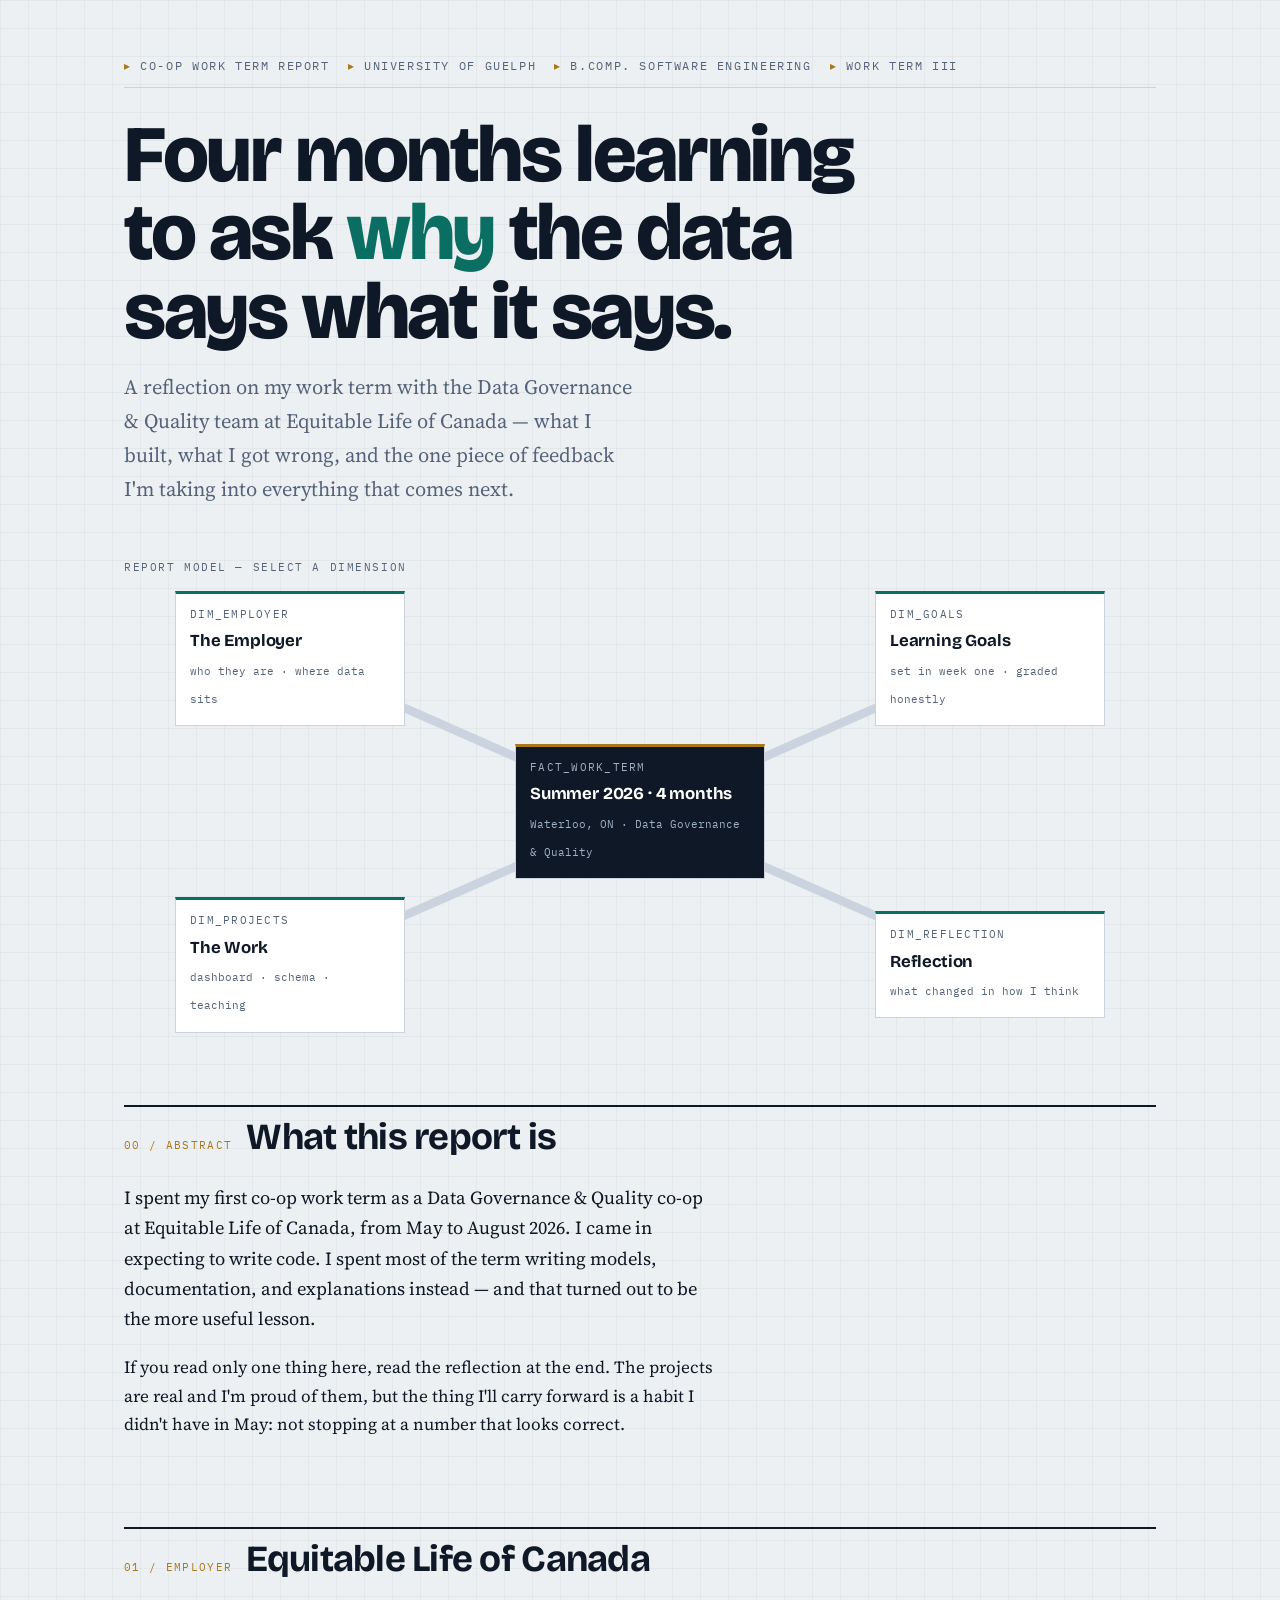
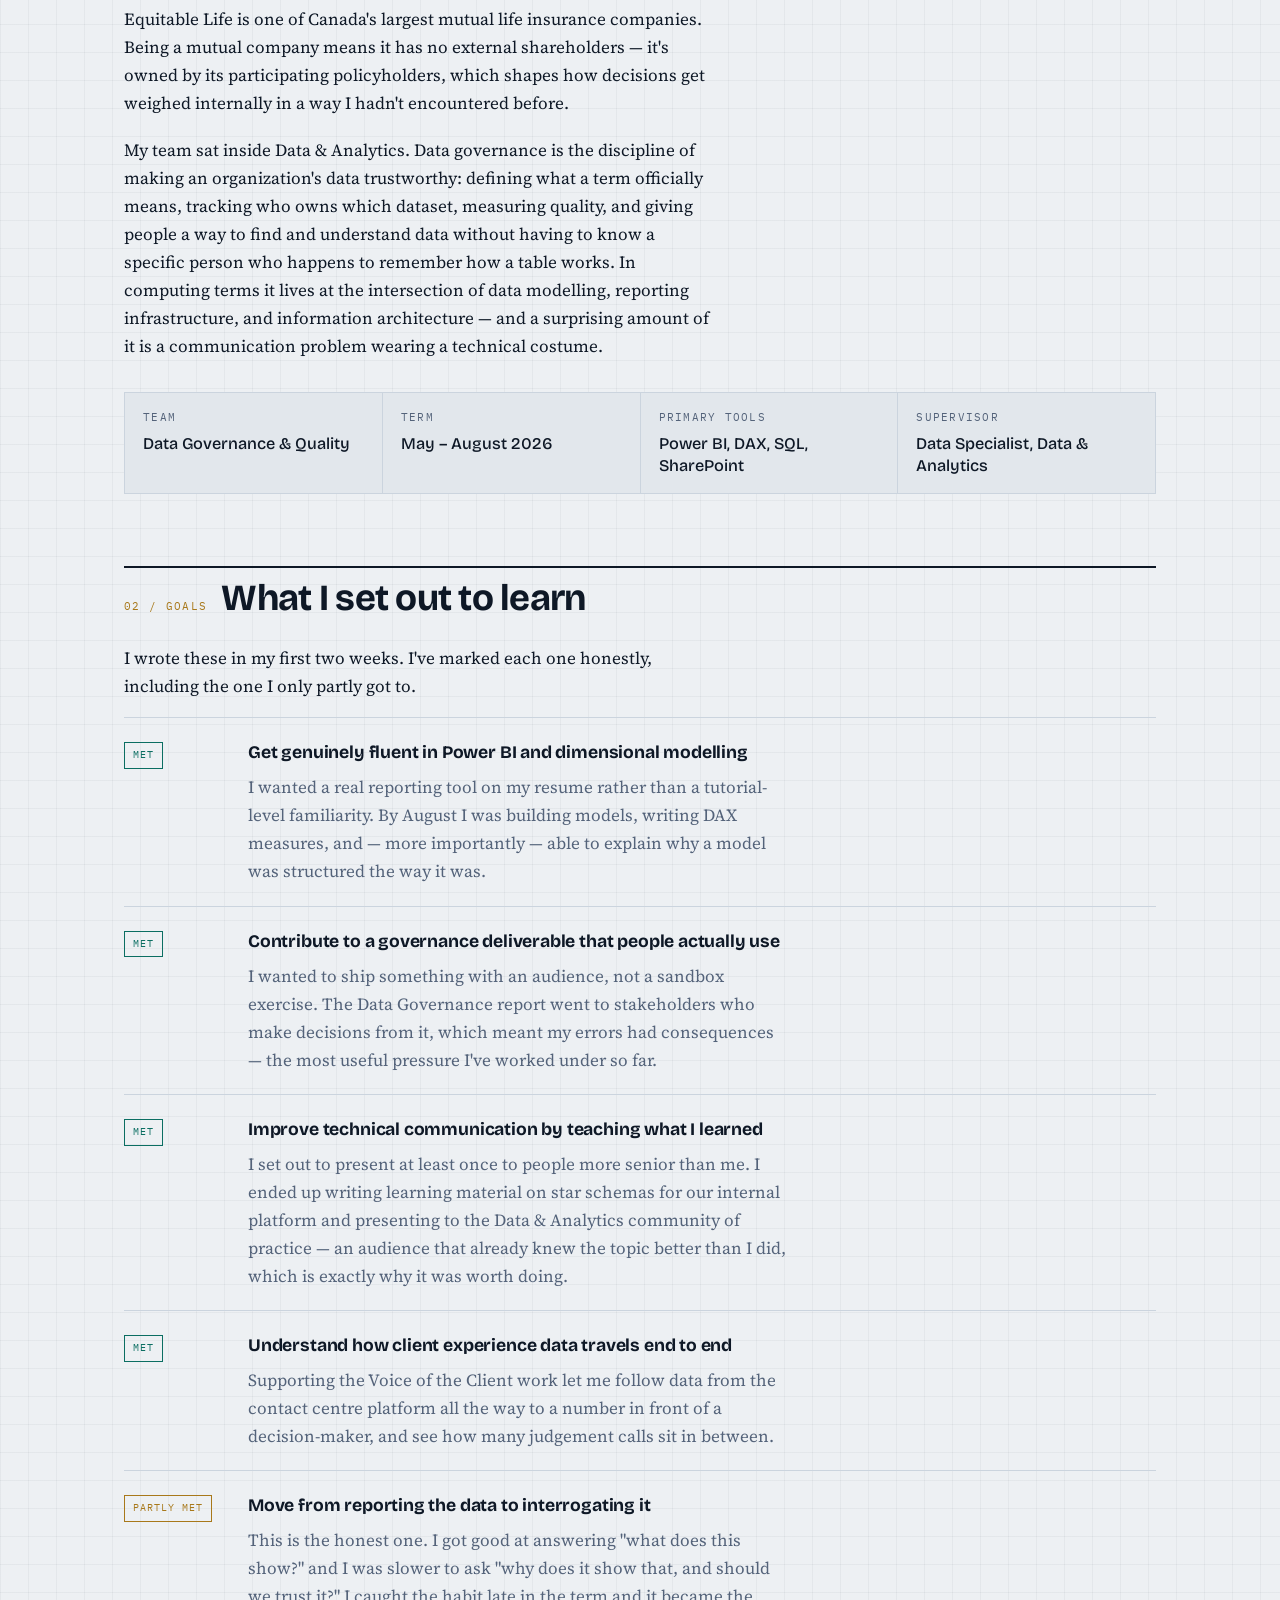
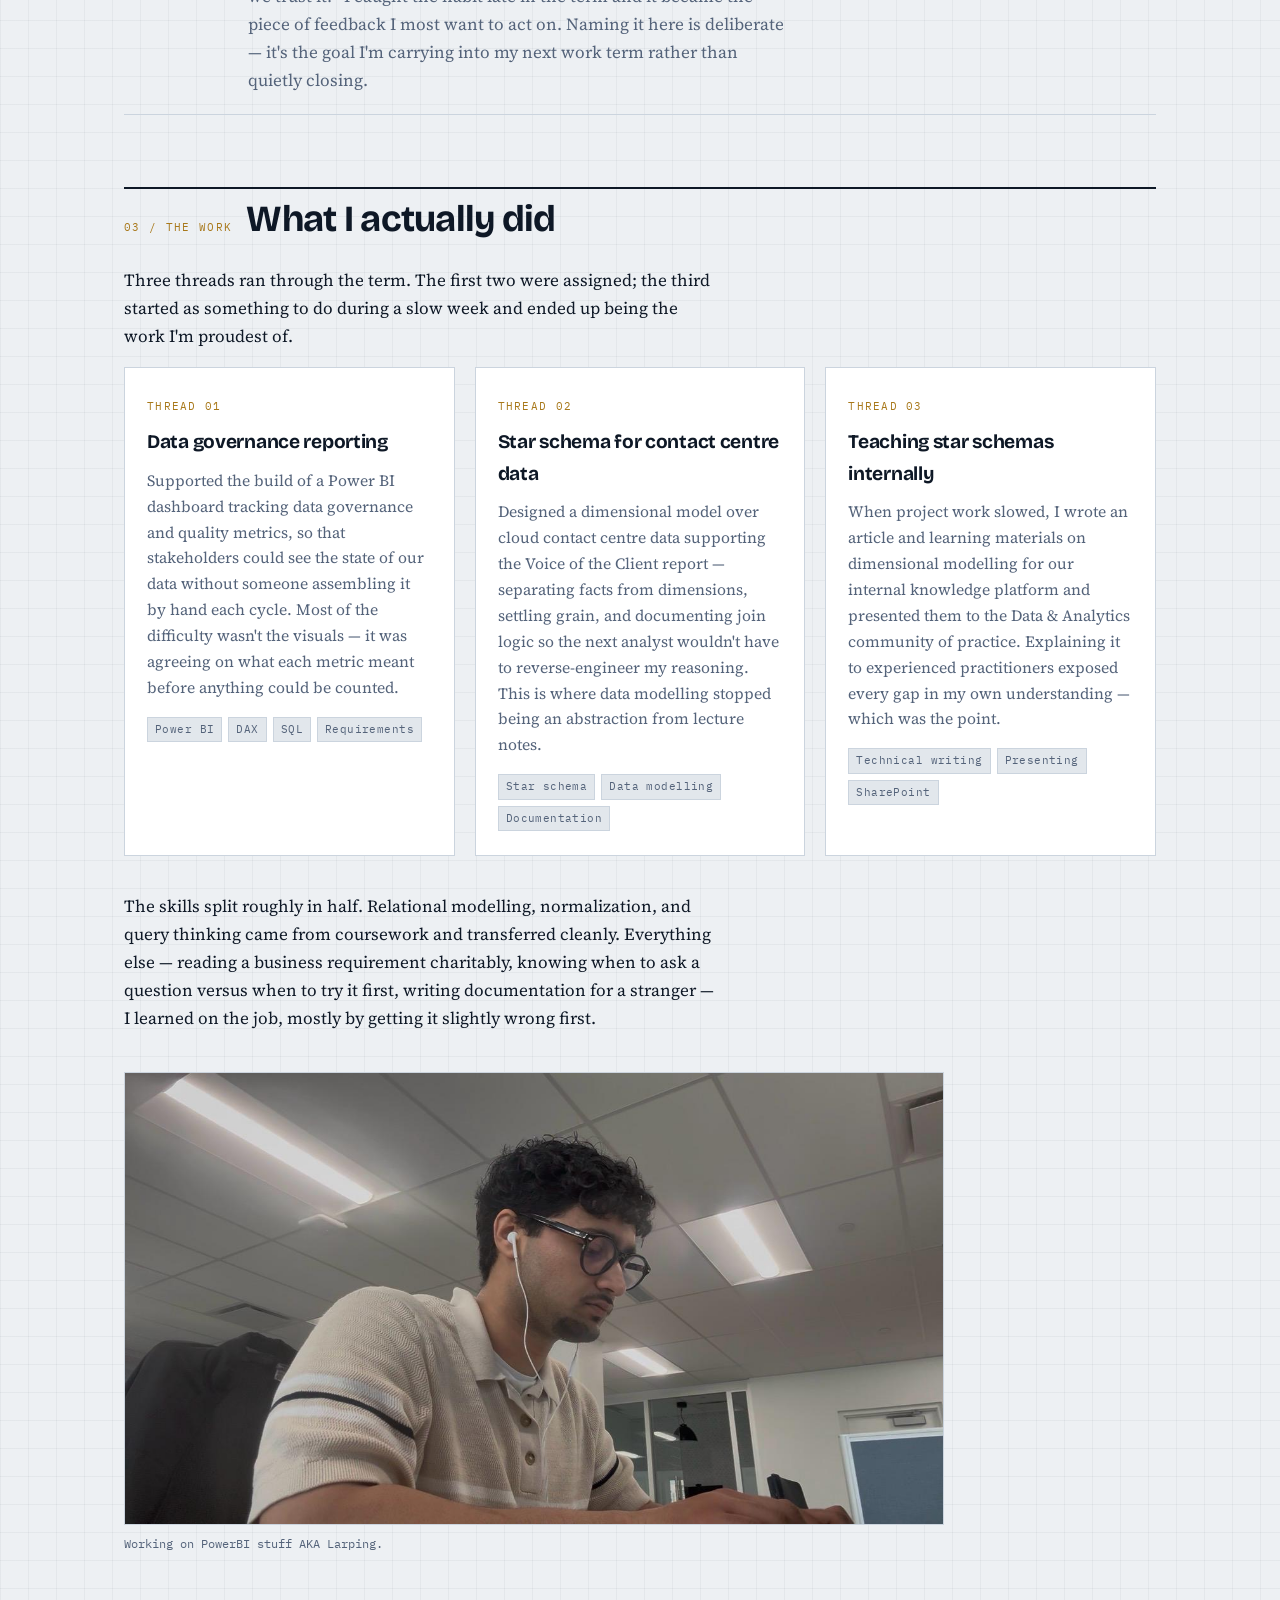
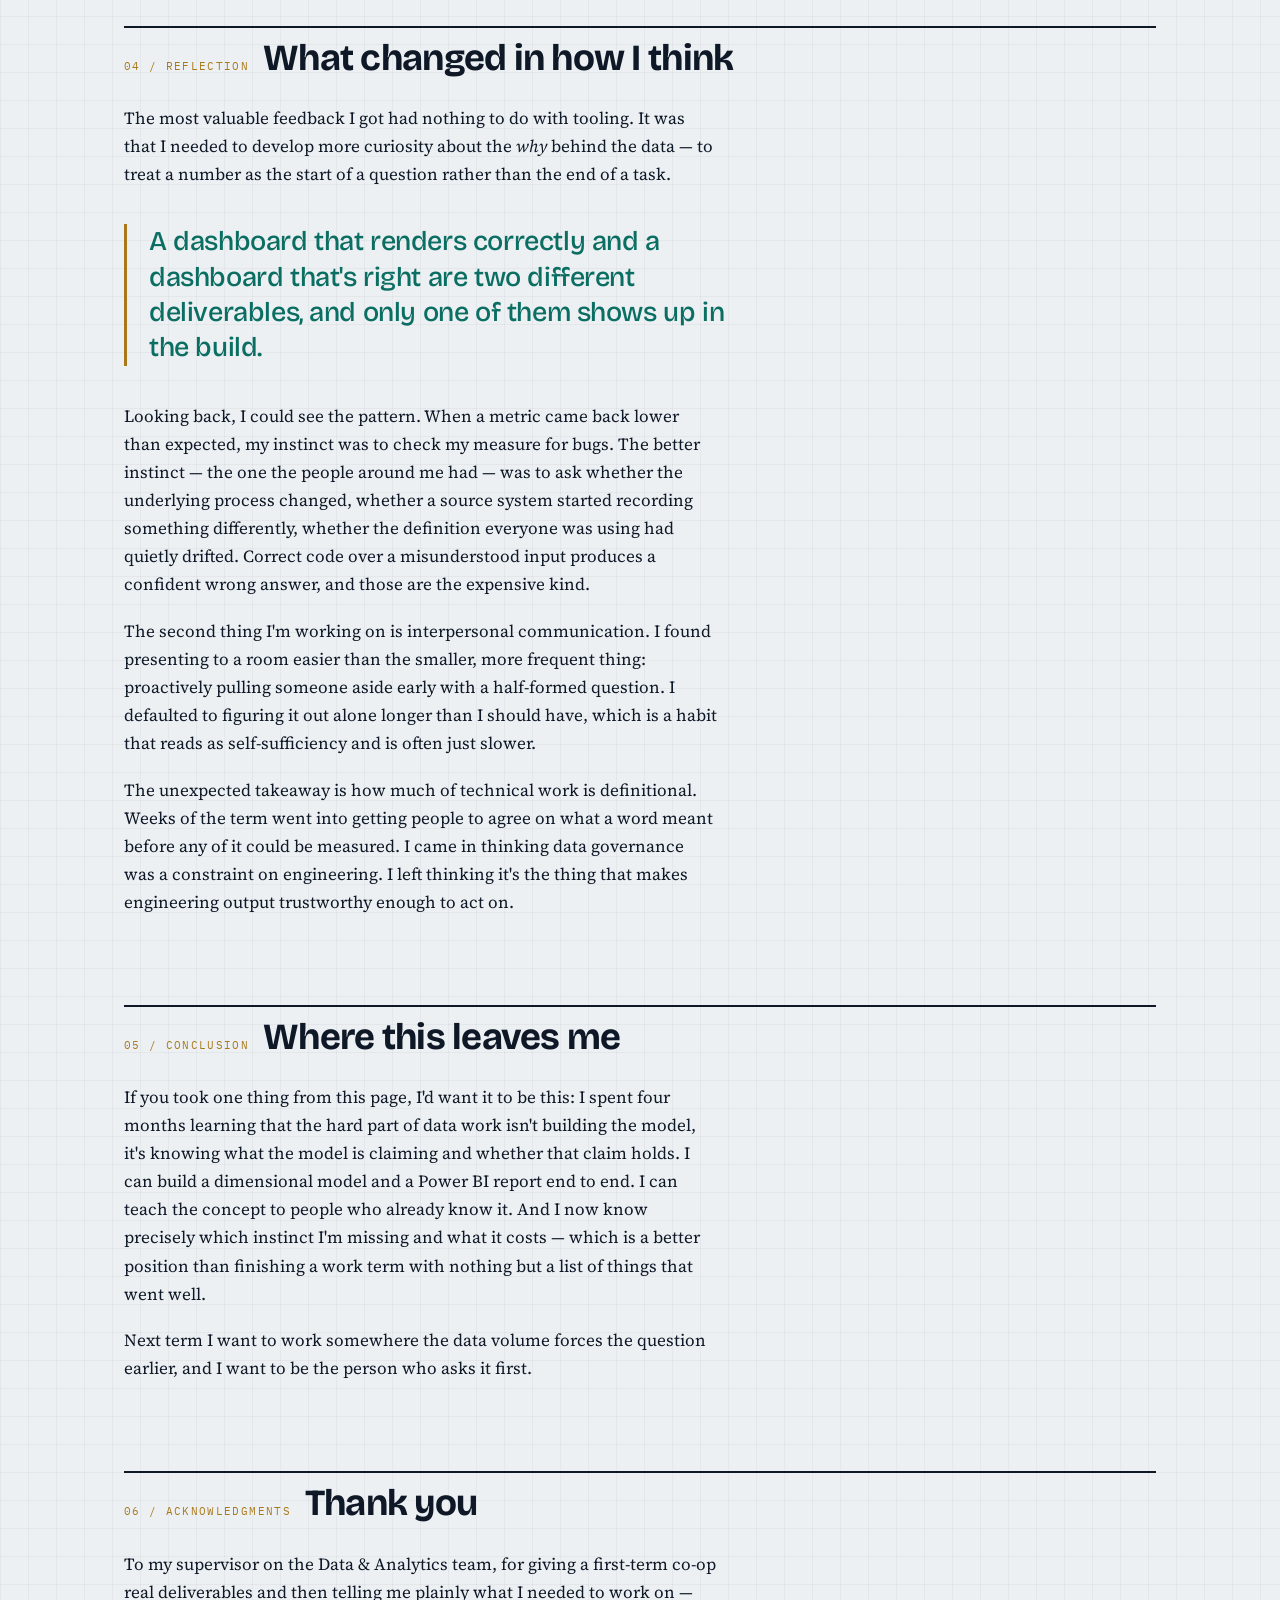
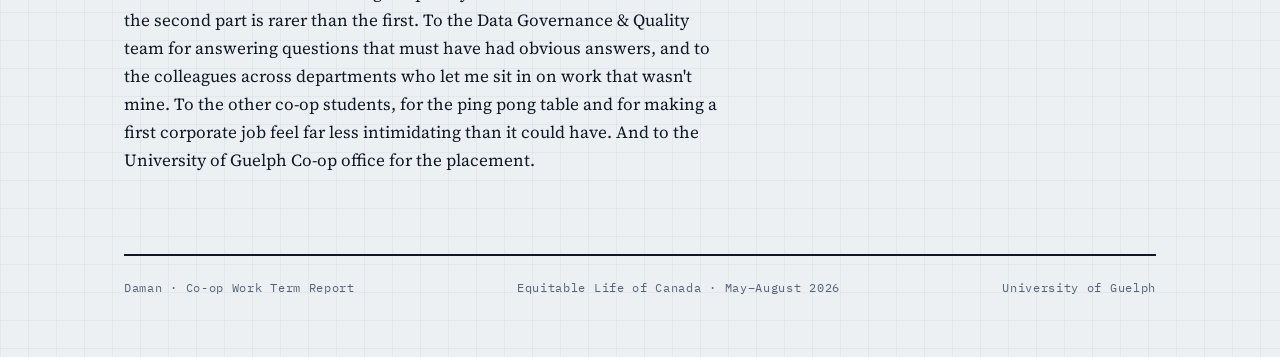
<file: index.html>
<!DOCTYPE html>
<html lang="en">
<head>
<meta charset="utf-8">
<meta name="viewport" content="width=device-width, initial-scale=1">
<title>Daman — Co-op Work Term Report | Equitable Life of Canada</title>
<meta name="description" content="A reflection on a four-month co-op work term with the Data Governance &amp; Quality team at Equitable Life of Canada.">
<link rel="preconnect" href="https://fonts.googleapis.com">
<link rel="preconnect" href="https://fonts.gstatic.com" crossorigin>
<link href="https://fonts.googleapis.com/css2?family=Bricolage+Grotesque:opsz,wght@12..96,500;12..96,700;12..96,800&family=IBM+Plex+Mono:wght@400;500&family=Source+Serif+4:ital,opsz,wght@0,8..60,400;0,8..60,600;1,8..60,400&display=swap" rel="stylesheet">

<link rel="stylesheet" href="style.css">
</head>

<body>
<div class="wrap">

  <header class="masthead">
    <div class="tag rise">
      <span>Co-op Work Term Report</span>
      <span>University of Guelph</span>
      <span>B.Comp. Software Engineering</span>
      <span>Work Term III</span>
    </div>

    <h1 class="rise d1">Four months learning to ask <em>why</em> the data says what it says.</h1>

    <p class="standfirst rise d2">
      A reflection on my work term with the Data Governance &amp; Quality team at Equitable Life
      of Canada — what I built, what I got wrong, and the one piece of feedback I'm taking into
      everything that comes next.
    </p>

    <!-- The page's own navigation, modelled as the thing I spent the term building: a star schema. -->
    <nav class="schema rise d3" aria-label="Report sections">
      <p class="schema-label">Report model — select a dimension</p>

      <div class="schema-grid">
        <svg class="schema-lines" viewBox="0 0 100 100" preserveAspectRatio="none" aria-hidden="true">
          <line x1="50" y1="50" x2="17" y2="16"/>
          <line x1="50" y1="50" x2="83" y2="16"/>
          <line x1="50" y1="50" x2="17" y2="84"/>
          <line x1="50" y1="50" x2="83" y2="84"/>
        </svg>

        <a class="node n1" href="#employer">
          <span class="key">dim_employer</span>
          <span class="name">The Employer</span>
          <span class="cols">who they are · where data sits</span>
        </a>

        <a class="node n2" href="#goals">
          <span class="key">dim_goals</span>
          <span class="name">Learning Goals</span>
          <span class="cols">set in week one · graded honestly</span>
        </a>

        <div class="node fact nf">
          <span class="key">fact_work_term</span>
          <span class="name">Summer 2026 · 4 months</span>
          <span class="cols">Waterloo, ON · Data Governance &amp; Quality</span>
        </div>

        <a class="node n3" href="#work">
          <span class="key">dim_projects</span>
          <span class="name">The Work</span>
          <span class="cols">dashboard · schema · teaching</span>
        </a>

        <a class="node n4" href="#reflection">
          <span class="key">dim_reflection</span>
          <span class="name">Reflection</span>
          <span class="cols">what changed in how I think</span>
        </a>
      </div>
    </nav>
  </header>

  <main>

    <section id="intro">
      <div class="head">
        <span class="key">00 / abstract</span>
        <h2>What this report is</h2>
      </div>
      <p class="lede">
        I spent my first co-op work term as a Data Governance &amp; Quality co-op at Equitable Life
        of Canada, from May to August 2026. I came in expecting to write code. I spent most of the
        term writing models, documentation, and explanations instead — and that turned out to be
        the more useful lesson.
      </p>
      <p>
        If you read only one thing here, read the reflection at the end. The projects are real and
        I'm proud of them, but the thing I'll carry forward is a habit I didn't have in May: not
        stopping at a number that looks correct.
      </p>
    </section>

    <section id="employer">
      <div class="head">
        <span class="key">01 / employer</span>
        <h2>Equitable Life of Canada</h2>
      </div>
      <p>
        Equitable Life is one of Canada's largest mutual life insurance companies. Being a mutual
        company means it has no external shareholders — it's owned by its participating
        policyholders, which shapes how decisions get weighed internally in a way I hadn't
        encountered before.
      </p>
      <p>
        My team sat inside Data &amp; Analytics. Data governance is the discipline of making an
        organization's data trustworthy: defining what a term officially means, tracking who owns
        which dataset, measuring quality, and giving people a way to find and understand data
        without having to know a specific person who happens to remember how a table works. In
        computing terms it lives at the intersection of data modelling, reporting infrastructure,
        and information architecture — and a surprising amount of it is a communication problem
        wearing a technical costume.
      </p>

      <dl class="facts">
        <div><dt>Team</dt><dd>Data Governance &amp; Quality</dd></div>
        <div><dt>Term</dt><dd>May – August 2026</dd></div>
        <div><dt>Primary tools</dt><dd>Power BI, DAX, SQL, SharePoint</dd></div>
        <div><dt>Supervisor</dt><dd>Data Specialist, Data &amp; Analytics</dd></div>
      </dl>
    </section>

    <section id="goals">
      <div class="head">
        <span class="key">02 / goals</span>
        <h2>What I set out to learn</h2>
      </div>
      <p>
        I wrote these in my first two weeks. I've marked each one honestly, including the one I
        only partly got to.
      </p>

      <ul class="goals">
        <li>
          <span class="status">Met</span>
          <div>
            <h3>Get genuinely fluent in Power BI and dimensional modelling</h3>
            <p>
              I wanted a real reporting tool on my resume rather than a tutorial-level
              familiarity. By August I was building models, writing DAX measures, and — more
              importantly — able to explain why a model was structured the way it was.
            </p>
          </div>
        </li>
        <li>
          <span class="status">Met</span>
          <div>
            <h3>Contribute to a governance deliverable that people actually use</h3>
            <p>
              I wanted to ship something with an audience, not a sandbox exercise. The Data
              Governance report went to stakeholders who make decisions from it, which meant my
              errors had consequences — the most useful pressure I've worked under so far.
            </p>
          </div>
        </li>
        <li>
          <span class="status">Met</span>
          <div>
            <h3>Improve technical communication by teaching what I learned</h3>
            <p>
              I set out to present at least once to people more senior than me. I ended up writing
              learning material on star schemas for our internal platform and presenting to the
              Data &amp; Analytics community of practice — an audience that already knew the topic
              better than I did, which is exactly why it was worth doing.
            </p>
          </div>
        </li>
        <li>
          <span class="status">Met</span>
          <div>
            <h3>Understand how client experience data travels end to end</h3>
            <p>
              Supporting the Voice of the Client work let me follow data from the contact centre
              platform all the way to a number in front of a decision-maker, and see how many
              judgement calls sit in between.
            </p>
          </div>
        </li>
        <li>
          <span class="status partial">Partly met</span>
          <div>
            <h3>Move from reporting the data to interrogating it</h3>
            <p>
              This is the honest one. I got good at answering "what does this show?" and I was
              slower to ask "why does it show that, and should we trust it?" I caught the habit
              late in the term and it became the piece of feedback I most want to act on. Naming
              it here is deliberate — it's the goal I'm carrying into my next work term rather
              than quietly closing.
            </p>
          </div>
        </li>
      </ul>
    </section>

    <section id="work">
      <div class="head">
        <span class="key">03 / the work</span>
        <h2>What I actually did</h2>
      </div>
      <p>
        Three threads ran through the term. The first two were assigned; the third started as
        something to do during a slow week and ended up being the work I'm proudest of.
      </p>

      <div class="projects">
        <article class="card">
          <span class="key">Thread 01</span>
          <h3>Data governance reporting</h3>
          <p>
            Supported the build of a Power BI dashboard tracking data governance and quality
            metrics, so that stakeholders could see the state of our data without someone
            assembling it by hand each cycle. Most of the difficulty wasn't the visuals — it was
            agreeing on what each metric meant before anything could be counted.
          </p>
          <div class="stack"><span>Power BI</span><span>DAX</span><span>SQL</span><span>Requirements</span></div>
        </article>

        <article class="card">
          <span class="key">Thread 02</span>
          <h3>Star schema for contact centre data</h3>
          <p>
            Designed a dimensional model over cloud contact centre data supporting the Voice of the
            Client report — separating facts from dimensions, settling grain, and documenting join
            logic so the next analyst wouldn't have to reverse-engineer my reasoning. This is where
            data modelling stopped being an abstraction from lecture notes.
          </p>
          <div class="stack"><span>Star schema</span><span>Data modelling</span><span>Documentation</span></div>
        </article>

        <article class="card">
          <span class="key">Thread 03</span>
          <h3>Teaching star schemas internally</h3>
          <p>
            When project work slowed, I wrote an article and learning materials on dimensional
            modelling for our internal knowledge platform and presented them to the Data &amp;
            Analytics community of practice. Explaining it to experienced practitioners exposed
            every gap in my own understanding — which was the point.
          </p>
          <div class="stack"><span>Technical writing</span><span>Presenting</span><span>SharePoint</span></div>
        </article>
      </div>

      <p style="margin-top:36px">
        The skills split roughly in half. Relational modelling, normalization, and query thinking
        came from coursework and transferred cleanly. Everything else — reading a business
        requirement charitably, knowing when to ask a question versus when to try it first,
        writing documentation for a stranger — I learned on the job, mostly by getting it slightly
        wrong first.
      </p>

      <!-- ▼▼ REPLACE THE src BELOW WITH YOUR IMAGE LINK ▼▼ -->
      <figure>
        <img src="image.png"
             alt="Daman during the co-op work term at Equitable Life of Canada."
             width="1600" height="1000">
        <figcaption>
            Working on PowerBI stuff AKA Larping.
        </figcaption>
      </figure>
      <!-- ▲▲ REPLACE THE src ABOVE WITH YOUR IMAGE LINK ▲▲ -->
    </section>

    <section id="reflection">
      <div class="head">
        <span class="key">04 / reflection</span>
        <h2>What changed in how I think</h2>
      </div>
      <p>
        The most valuable feedback I got had nothing to do with tooling. It was that I needed to
        develop more curiosity about the <em>why</em> behind the data — to treat a number as the
        start of a question rather than the end of a task.
      </p>

      <p class="pull">
        A dashboard that renders correctly and a dashboard that's right are two different
        deliverables, and only one of them shows up in the build.
      </p>

      <p>
        Looking back, I could see the pattern. When a metric came back lower than expected, my
        instinct was to check my measure for bugs. The better instinct — the one the people around
        me had — was to ask whether the underlying process changed, whether a source system started
        recording something differently, whether the definition everyone was using had quietly
        drifted. Correct code over a misunderstood input produces a confident wrong answer, and
        those are the expensive kind.
      </p>
      <p>
        The second thing I'm working on is interpersonal communication. I found presenting to a
        room easier than the smaller, more frequent thing: proactively pulling someone aside early
        with a half-formed question. I defaulted to figuring it out alone longer than I should
        have, which is a habit that reads as self-sufficiency and is often just slower.
      </p>
      <p>
        The unexpected takeaway is how much of technical work is definitional. Weeks of the term
        went into getting people to agree on what a word meant before any of it could be measured.
        I came in thinking data governance was a constraint on engineering. I left thinking it's
        the thing that makes engineering output trustworthy enough to act on.
      </p>
    </section>

    <section id="conclusion">
      <div class="head">
        <span class="key">05 / conclusion</span>
        <h2>Where this leaves me</h2>
      </div>
      <p>
        If you took one thing from this page, I'd want it to be this: I spent four months learning
        that the hard part of data work isn't building the model, it's knowing what the model is
        claiming and whether that claim holds. I can build a dimensional model and a Power BI
        report end to end. I can teach the concept to people who already know it. And I now know
        precisely which instinct I'm missing and what it costs — which is a better position than
        finishing a work term with nothing but a list of things that went well.
      </p>
      <p>
        Next term I want to work somewhere the data volume forces the question earlier, and I want
        to be the person who asks it first.
      </p>
    </section>

    <section id="thanks">
      <div class="head">
        <span class="key">06 / acknowledgments</span>
        <h2>Thank you</h2>
      </div>
      <p class="thanks">
        To my supervisor on the Data &amp; Analytics team, for giving a first-term co-op real
        deliverables and then telling me plainly what I needed to work on — the second part is
        rarer than the first. To the Data Governance &amp; Quality team for answering questions that
        must have had obvious answers, and to the colleagues across departments who let me sit in on
        work that wasn't mine. To the other co-op students, for the ping pong table and for making a
        first corporate job feel far less intimidating than it could have. And to the University of
        Guelph Co-op office for the placement.
      </p>
    </section>

  </main>

  <footer>
    <span>Daman · Co-op Work Term Report</span>
    <span>Equitable Life of Canada · May–August 2026</span>
    <span>University of Guelph</span>
  </footer>

</div>
</body>
</html>
</file>
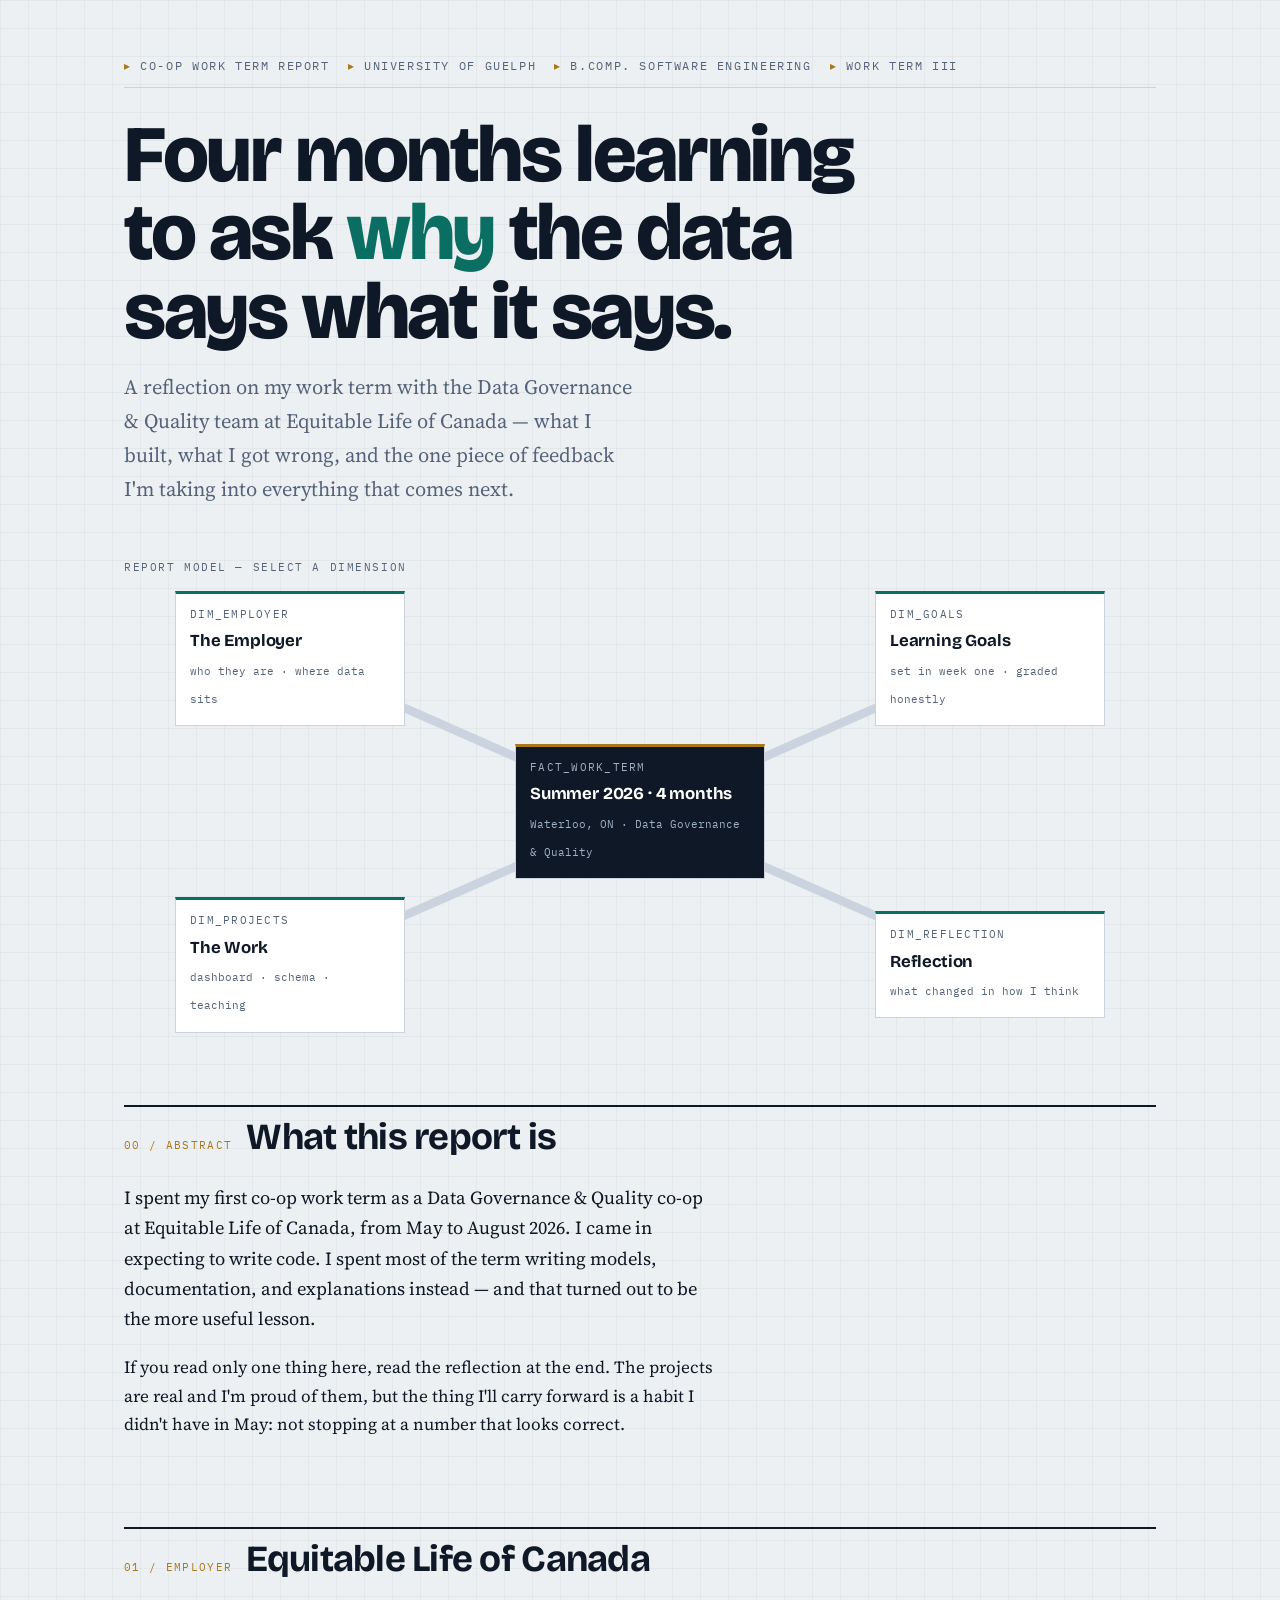
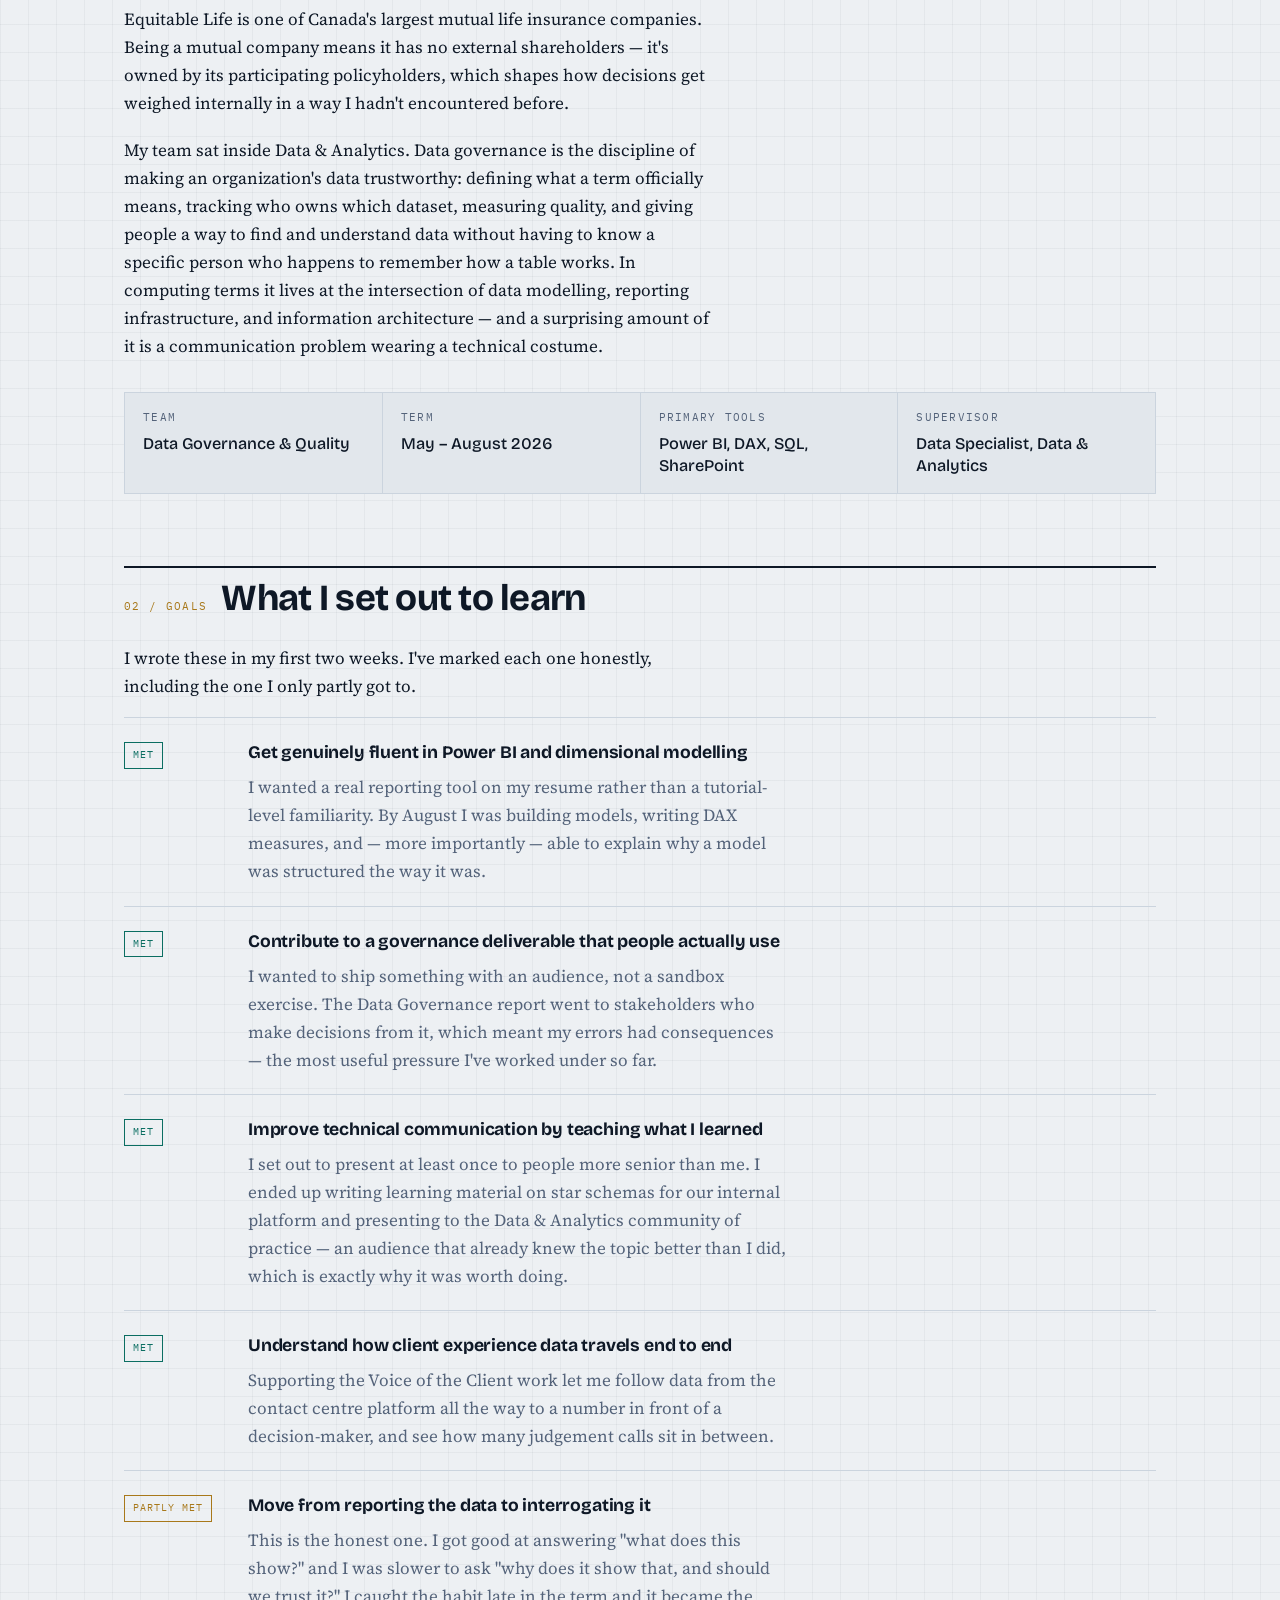
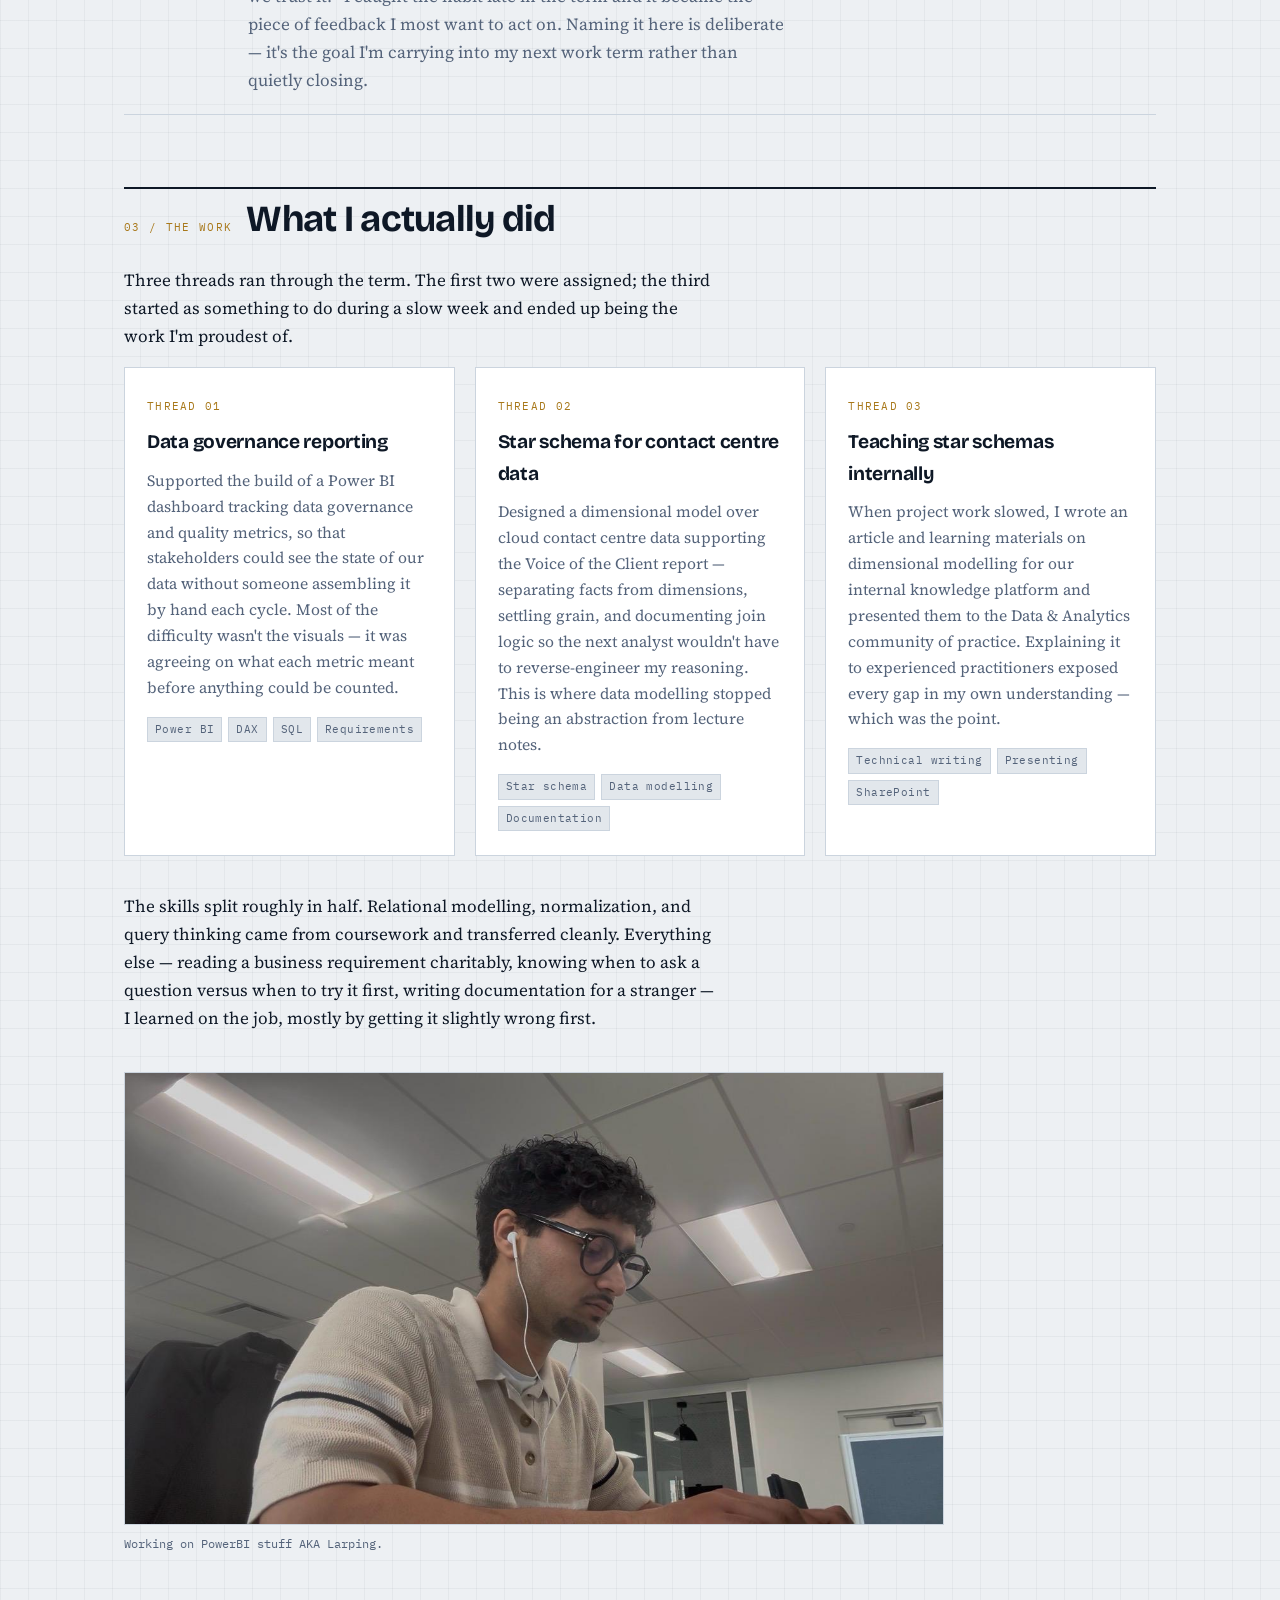
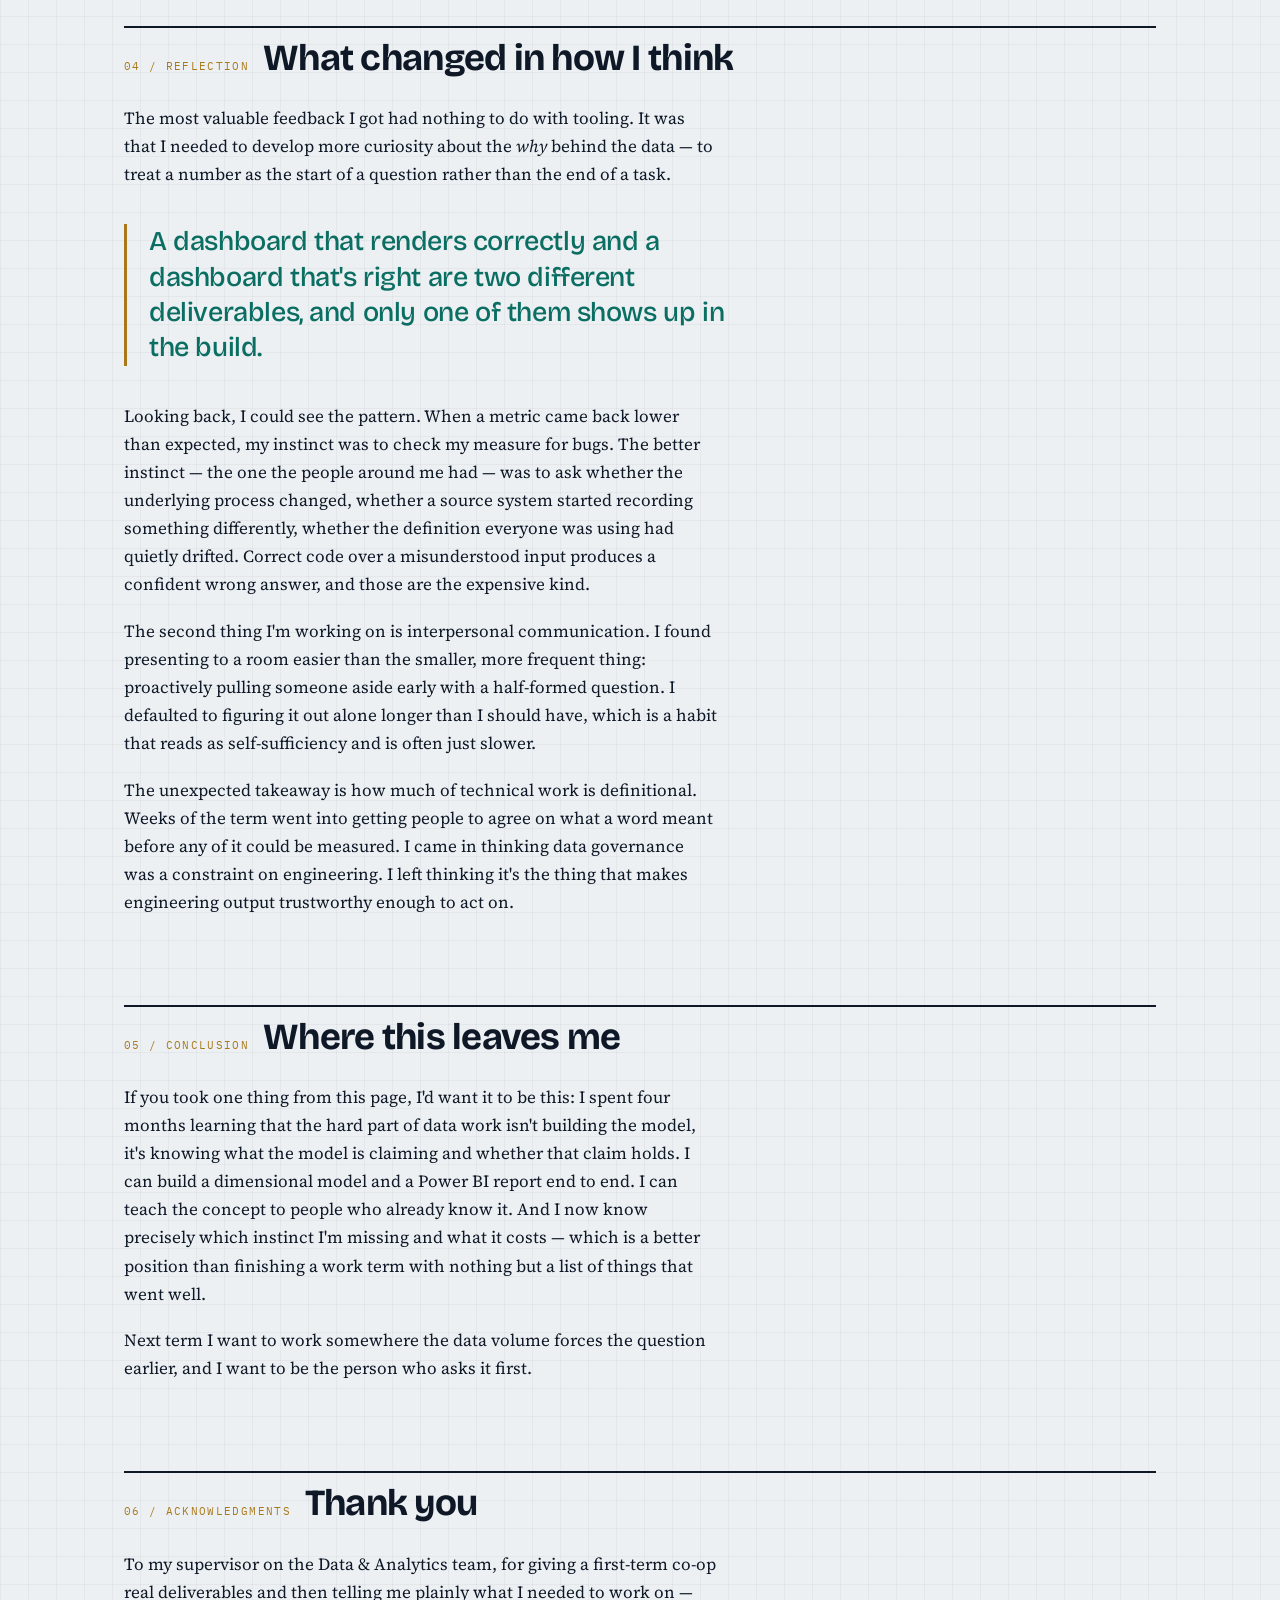
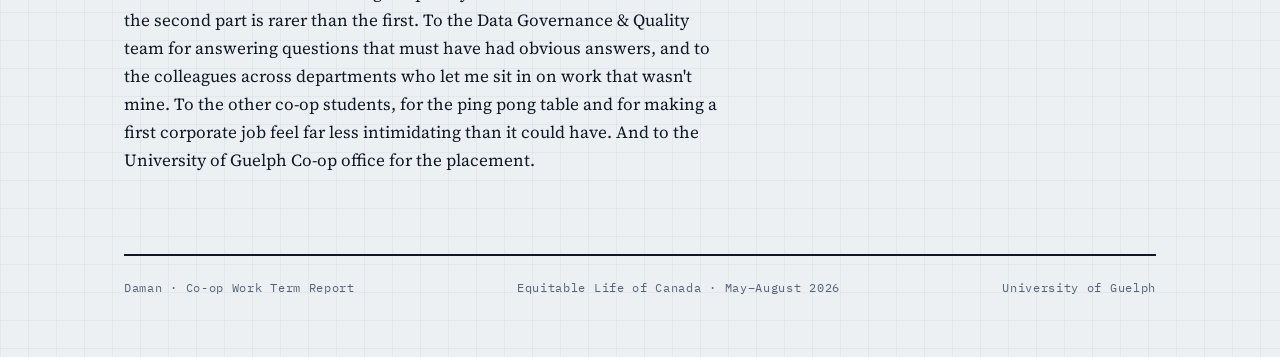
<file: report.html>
<!DOCTYPE html>
<html lang="en">
<head>
<meta charset="utf-8">
<meta name="viewport" content="width=device-width, initial-scale=1">
<title>Daman — Co-op Work Term Report | Equitable Life of Canada</title>
<meta name="description" content="A reflection on a four-month co-op work term with the Data Governance &amp; Quality team at Equitable Life of Canada.">
<link rel="preconnect" href="https://fonts.googleapis.com">
<link rel="preconnect" href="https://fonts.gstatic.com" crossorigin>
<link href="https://fonts.googleapis.com/css2?family=Bricolage+Grotesque:opsz,wght@12..96,500;12..96,700;12..96,800&family=IBM+Plex+Mono:wght@400;500&family=Source+Serif+4:ital,opsz,wght@0,8..60,400;0,8..60,600;1,8..60,400&display=swap" rel="stylesheet">

<link rel="stylesheet" href="style.css">
</head>

<body>
<div class="wrap">

  <header class="masthead">
    <div class="tag rise">
      <span>Co-op Work Term Report</span>
      <span>University of Guelph</span>
      <span>B.Comp. Software Engineering</span>
      <span>Work Term III</span>
    </div>

    <h1 class="rise d1">Four months learning to ask <em>why</em> the data says what it says.</h1>

    <p class="standfirst rise d2">
      A reflection on my work term with the Data Governance &amp; Quality team at Equitable Life
      of Canada — what I built, what I got wrong, and the one piece of feedback I'm taking into
      everything that comes next.
    </p>

    <!-- The page's own navigation, modelled as the thing I spent the term building: a star schema. -->
    <nav class="schema rise d3" aria-label="Report sections">
      <p class="schema-label">Report model — select a dimension</p>

      <div class="schema-grid">
        <svg class="schema-lines" viewBox="0 0 100 100" preserveAspectRatio="none" aria-hidden="true">
          <line x1="50" y1="50" x2="17" y2="16"/>
          <line x1="50" y1="50" x2="83" y2="16"/>
          <line x1="50" y1="50" x2="17" y2="84"/>
          <line x1="50" y1="50" x2="83" y2="84"/>
        </svg>

        <a class="node n1" href="#employer">
          <span class="key">dim_employer</span>
          <span class="name">The Employer</span>
          <span class="cols">who they are · where data sits</span>
        </a>

        <a class="node n2" href="#goals">
          <span class="key">dim_goals</span>
          <span class="name">Learning Goals</span>
          <span class="cols">set in week one · graded honestly</span>
        </a>

        <div class="node fact nf">
          <span class="key">fact_work_term</span>
          <span class="name">Summer 2026 · 4 months</span>
          <span class="cols">Waterloo, ON · Data Governance &amp; Quality</span>
        </div>

        <a class="node n3" href="#work">
          <span class="key">dim_projects</span>
          <span class="name">The Work</span>
          <span class="cols">dashboard · schema · teaching</span>
        </a>

        <a class="node n4" href="#reflection">
          <span class="key">dim_reflection</span>
          <span class="name">Reflection</span>
          <span class="cols">what changed in how I think</span>
        </a>
      </div>
    </nav>
  </header>

  <main>

    <section id="intro">
      <div class="head">
        <span class="key">00 / abstract</span>
        <h2>What this report is</h2>
      </div>
      <p class="lede">
        I spent my first co-op work term as a Data Governance &amp; Quality co-op at Equitable Life
        of Canada, from May to August 2026. I came in expecting to write code. I spent most of the
        term writing models, documentation, and explanations instead — and that turned out to be
        the more useful lesson.
      </p>
      <p>
        If you read only one thing here, read the reflection at the end. The projects are real and
        I'm proud of them, but the thing I'll carry forward is a habit I didn't have in May: not
        stopping at a number that looks correct.
      </p>
    </section>

    <section id="employer">
      <div class="head">
        <span class="key">01 / employer</span>
        <h2>Equitable Life of Canada</h2>
      </div>
      <p>
        Equitable Life is one of Canada's largest mutual life insurance companies. Being a mutual
        company means it has no external shareholders — it's owned by its participating
        policyholders, which shapes how decisions get weighed internally in a way I hadn't
        encountered before.
      </p>
      <p>
        My team sat inside Data &amp; Analytics. Data governance is the discipline of making an
        organization's data trustworthy: defining what a term officially means, tracking who owns
        which dataset, measuring quality, and giving people a way to find and understand data
        without having to know a specific person who happens to remember how a table works. In
        computing terms it lives at the intersection of data modelling, reporting infrastructure,
        and information architecture — and a surprising amount of it is a communication problem
        wearing a technical costume.
      </p>

      <dl class="facts">
        <div><dt>Team</dt><dd>Data Governance &amp; Quality</dd></div>
        <div><dt>Term</dt><dd>May – August 2026</dd></div>
        <div><dt>Primary tools</dt><dd>Power BI, DAX, SQL, SharePoint</dd></div>
        <div><dt>Supervisor</dt><dd>Data Specialist, Data &amp; Analytics</dd></div>
      </dl>
    </section>

    <section id="goals">
      <div class="head">
        <span class="key">02 / goals</span>
        <h2>What I set out to learn</h2>
      </div>
      <p>
        I wrote these in my first two weeks. I've marked each one honestly, including the one I
        only partly got to.
      </p>

      <ul class="goals">
        <li>
          <span class="status">Met</span>
          <div>
            <h3>Get genuinely fluent in Power BI and dimensional modelling</h3>
            <p>
              I wanted a real reporting tool on my resume rather than a tutorial-level
              familiarity. By August I was building models, writing DAX measures, and — more
              importantly — able to explain why a model was structured the way it was.
            </p>
          </div>
        </li>
        <li>
          <span class="status">Met</span>
          <div>
            <h3>Contribute to a governance deliverable that people actually use</h3>
            <p>
              I wanted to ship something with an audience, not a sandbox exercise. The Data
              Governance report went to stakeholders who make decisions from it, which meant my
              errors had consequences — the most useful pressure I've worked under so far.
            </p>
          </div>
        </li>
        <li>
          <span class="status">Met</span>
          <div>
            <h3>Improve technical communication by teaching what I learned</h3>
            <p>
              I set out to present at least once to people more senior than me. I ended up writing
              learning material on star schemas for our internal platform and presenting to the
              Data &amp; Analytics community of practice — an audience that already knew the topic
              better than I did, which is exactly why it was worth doing.
            </p>
          </div>
        </li>
        <li>
          <span class="status">Met</span>
          <div>
            <h3>Understand how client experience data travels end to end</h3>
            <p>
              Supporting the Voice of the Client work let me follow data from the contact centre
              platform all the way to a number in front of a decision-maker, and see how many
              judgement calls sit in between.
            </p>
          </div>
        </li>
        <li>
          <span class="status partial">Partly met</span>
          <div>
            <h3>Move from reporting the data to interrogating it</h3>
            <p>
              This is the honest one. I got good at answering "what does this show?" and I was
              slower to ask "why does it show that, and should we trust it?" I caught the habit
              late in the term and it became the piece of feedback I most want to act on. Naming
              it here is deliberate — it's the goal I'm carrying into my next work term rather
              than quietly closing.
            </p>
          </div>
        </li>
      </ul>
    </section>

    <section id="work">
      <div class="head">
        <span class="key">03 / the work</span>
        <h2>What I actually did</h2>
      </div>
      <p>
        Three threads ran through the term. The first two were assigned; the third started as
        something to do during a slow week and ended up being the work I'm proudest of.
      </p>

      <div class="projects">
        <article class="card">
          <span class="key">Thread 01</span>
          <h3>Data governance reporting</h3>
          <p>
            Supported the build of a Power BI dashboard tracking data governance and quality
            metrics, so that stakeholders could see the state of our data without someone
            assembling it by hand each cycle. Most of the difficulty wasn't the visuals — it was
            agreeing on what each metric meant before anything could be counted.
          </p>
          <div class="stack"><span>Power BI</span><span>DAX</span><span>SQL</span><span>Requirements</span></div>
        </article>

        <article class="card">
          <span class="key">Thread 02</span>
          <h3>Star schema for contact centre data</h3>
          <p>
            Designed a dimensional model over cloud contact centre data supporting the Voice of the
            Client report — separating facts from dimensions, settling grain, and documenting join
            logic so the next analyst wouldn't have to reverse-engineer my reasoning. This is where
            data modelling stopped being an abstraction from lecture notes.
          </p>
          <div class="stack"><span>Star schema</span><span>Data modelling</span><span>Documentation</span></div>
        </article>

        <article class="card">
          <span class="key">Thread 03</span>
          <h3>Teaching star schemas internally</h3>
          <p>
            When project work slowed, I wrote an article and learning materials on dimensional
            modelling for our internal knowledge platform and presented them to the Data &amp;
            Analytics community of practice. Explaining it to experienced practitioners exposed
            every gap in my own understanding — which was the point.
          </p>
          <div class="stack"><span>Technical writing</span><span>Presenting</span><span>SharePoint</span></div>
        </article>
      </div>

      <p style="margin-top:36px">
        The skills split roughly in half. Relational modelling, normalization, and query thinking
        came from coursework and transferred cleanly. Everything else — reading a business
        requirement charitably, knowing when to ask a question versus when to try it first,
        writing documentation for a stranger — I learned on the job, mostly by getting it slightly
        wrong first.
      </p>

      <!-- ▼▼ REPLACE THE src BELOW WITH YOUR IMAGE LINK ▼▼ -->
      <figure>
        <img src="image.png"
             alt="Daman during the co-op work term at Equitable Life of Canada."
             width="1600" height="1000">
        <figcaption>
            Working on PowerBI stuff AKA Larping.
        </figcaption>
      </figure>
      <!-- ▲▲ REPLACE THE src ABOVE WITH YOUR IMAGE LINK ▲▲ -->
    </section>

    <section id="reflection">
      <div class="head">
        <span class="key">04 / reflection</span>
        <h2>What changed in how I think</h2>
      </div>
      <p>
        The most valuable feedback I got had nothing to do with tooling. It was that I needed to
        develop more curiosity about the <em>why</em> behind the data — to treat a number as the
        start of a question rather than the end of a task.
      </p>

      <p class="pull">
        A dashboard that renders correctly and a dashboard that's right are two different
        deliverables, and only one of them shows up in the build.
      </p>

      <p>
        Looking back, I could see the pattern. When a metric came back lower than expected, my
        instinct was to check my measure for bugs. The better instinct — the one the people around
        me had — was to ask whether the underlying process changed, whether a source system started
        recording something differently, whether the definition everyone was using had quietly
        drifted. Correct code over a misunderstood input produces a confident wrong answer, and
        those are the expensive kind.
      </p>
      <p>
        The second thing I'm working on is interpersonal communication. I found presenting to a
        room easier than the smaller, more frequent thing: proactively pulling someone aside early
        with a half-formed question. I defaulted to figuring it out alone longer than I should
        have, which is a habit that reads as self-sufficiency and is often just slower.
      </p>
      <p>
        The unexpected takeaway is how much of technical work is definitional. Weeks of the term
        went into getting people to agree on what a word meant before any of it could be measured.
        I came in thinking data governance was a constraint on engineering. I left thinking it's
        the thing that makes engineering output trustworthy enough to act on.
      </p>
    </section>

    <section id="conclusion">
      <div class="head">
        <span class="key">05 / conclusion</span>
        <h2>Where this leaves me</h2>
      </div>
      <p>
        If you took one thing from this page, I'd want it to be this: I spent four months learning
        that the hard part of data work isn't building the model, it's knowing what the model is
        claiming and whether that claim holds. I can build a dimensional model and a Power BI
        report end to end. I can teach the concept to people who already know it. And I now know
        precisely which instinct I'm missing and what it costs — which is a better position than
        finishing a work term with nothing but a list of things that went well.
      </p>
      <p>
        Next term I want to work somewhere the data volume forces the question earlier, and I want
        to be the person who asks it first.
      </p>
    </section>

    <section id="thanks">
      <div class="head">
        <span class="key">06 / acknowledgments</span>
        <h2>Thank you</h2>
      </div>
      <p class="thanks">
        To my supervisor on the Data &amp; Analytics team, for giving a first-term co-op real
        deliverables and then telling me plainly what I needed to work on — the second part is
        rarer than the first. To the Data Governance &amp; Quality team for answering questions that
        must have had obvious answers, and to the colleagues across departments who let me sit in on
        work that wasn't mine. To the other co-op students, for the ping pong table and for making a
        first corporate job feel far less intimidating than it could have. And to the University of
        Guelph Co-op office for the placement.
      </p>
    </section>

  </main>

  <footer>
    <span>Daman · Co-op Work Term Report</span>
    <span>Equitable Life of Canada · May–August 2026</span>
    <span>University of Guelph</span>
  </footer>

</div>
</body>
</html>
</file>
<file: style.css>
:root{
  --paper:#EDF0F3;
  --paper-deep:#E2E7EC;
  --ink:#0E1826;
  --slate:#54637A;
  --rule:#CBD4DE;
  --teal:#0B6E62;
  --ochre:#A8781A;

  --display:"Bricolage Grotesque",system-ui,sans-serif;
  --body:"Source Serif 4",Georgia,serif;
  --mono:"IBM Plex Mono",ui-monospace,monospace;

  --measure:66ch;
}

*{box-sizing:border-box}

html{scroll-behavior:smooth}

body{
  margin:0;
  background-color:var(--paper);
  /* fine data-grid ground: this is a page about tables, so the page sits on one */
  background-image:
    linear-gradient(to right,rgba(14,24,38,.045) 1px,transparent 1px),
    linear-gradient(to bottom,rgba(14,24,38,.045) 1px,transparent 1px);
  background-size:28px 28px;
  color:var(--ink);
  font-family:var(--body);
  font-size:1.0625rem;
  line-height:1.65;
  -webkit-font-smoothing:antialiased;
}

.wrap{max-width:1080px;margin:0 auto;padding:0 24px}

a{color:var(--teal)}
a:focus-visible,button:focus-visible{outline:2px solid var(--ochre);outline-offset:3px;border-radius:2px}

/* ---------- masthead ---------- */

.masthead{padding:56px 0 0}
.tag{
  font-family:var(--mono);
  font-size:.72rem;
  letter-spacing:.14em;
  text-transform:uppercase;
  color:var(--slate);
  display:flex;
  flex-wrap:wrap;
  gap:8px 18px;
  border-bottom:1px solid var(--rule);
  padding-bottom:12px;
}
.tag span::before{content:"▸ ";color:var(--ochre)}

h1{
  font-family:var(--display);
  font-weight:800;
  font-size:clamp(2.6rem,7vw,5rem);
  line-height:.98;
  letter-spacing:-.03em;
  margin:28px 0 0;
  max-width:16ch;
}
h1 em{font-style:normal;color:var(--teal)}

.standfirst{
  font-size:clamp(1.05rem,2vw,1.28rem);
  color:var(--slate);
  max-width:52ch;
  margin:20px 0 0;
}

/* ---------- star schema navigator (the signature) ---------- */

.schema{margin:52px 0 0;position:relative}
.schema-label{
  font-family:var(--mono);
  font-size:.7rem;
  letter-spacing:.14em;
  text-transform:uppercase;
  color:var(--slate);
  margin-bottom:14px;
}
.schema-grid{
  position:relative;
  display:grid;
  grid-template-columns:1fr 1fr 1fr;
  grid-template-rows:auto auto auto;
  gap:18px;
  align-items:center;
  justify-items:center;
}
.schema-lines{position:absolute;inset:0;width:100%;height:100%;pointer-events:none}
.schema-lines line{stroke:var(--rule);stroke-width:1.5}

.node{
  position:relative;
  z-index:2;
  display:block;
  width:100%;
  max-width:230px;
  background:#fff;
  border:1px solid var(--rule);
  border-top:3px solid var(--teal);
  text-decoration:none;
  color:var(--ink);
  padding:12px 14px 14px;
  transition:transform .18s ease,box-shadow .18s ease,border-color .18s ease;
}
.node:hover{transform:translateY(-3px);box-shadow:0 10px 24px -14px rgba(14,24,38,.5);border-color:var(--slate)}
.node .key{
  font-family:var(--mono);
  font-size:.66rem;
  letter-spacing:.12em;
  text-transform:uppercase;
  color:var(--slate);
  display:block;
}
.node .name{
  font-family:var(--display);
  font-weight:700;
  font-size:1.05rem;
  letter-spacing:-.01em;
  display:block;
  margin-top:4px;
}
.node .cols{
  font-family:var(--mono);
  font-size:.68rem;
  color:var(--slate);
  margin-top:8px;
  line-height:1.5;
}

.node.fact{border-top-color:var(--ochre);background:var(--ink);color:#fff;max-width:250px}
.node.fact .key,.node.fact .cols{color:#9FB0C4}
.node.fact:hover{transform:none;box-shadow:none;border-color:var(--rule);cursor:default}

.n1{grid-column:1;grid-row:1}
.n2{grid-column:3;grid-row:1}
.nf{grid-column:2;grid-row:2}
.n3{grid-column:1;grid-row:3}
.n4{grid-column:3;grid-row:3}

/* ---------- sections ---------- */

section{padding:72px 0 0;scroll-margin-top:24px}

.head{
  display:flex;
  align-items:baseline;
  gap:14px;
  border-top:2px solid var(--ink);
  padding-top:10px;
  margin-bottom:26px;
}
.head .key{
  font-family:var(--mono);
  font-size:.7rem;
  letter-spacing:.12em;
  text-transform:uppercase;
  color:var(--ochre);
  white-space:nowrap;
}
.head h2{
  font-family:var(--display);
  font-weight:700;
  font-size:clamp(1.6rem,3.4vw,2.3rem);
  letter-spacing:-.02em;
  line-height:1.1;
  margin:0;
}

p{max-width:var(--measure)}
p+p{margin-top:1.1em}

.lede{font-size:1.15rem}

.pull{
  font-family:var(--display);
  font-weight:500;
  font-size:clamp(1.25rem,2.6vw,1.7rem);
  line-height:1.3;
  letter-spacing:-.015em;
  color:var(--teal);
  border-left:3px solid var(--ochre);
  padding-left:22px;
  margin:36px 0;
  max-width:34ch;
}

/* employer facts */
.facts{
  display:grid;
  grid-template-columns:repeat(auto-fit,minmax(190px,1fr));
  gap:1px;
  background:var(--rule);
  border:1px solid var(--rule);
  margin:32px 0 0;
}
.facts div{background:var(--paper-deep);padding:16px 18px}
.facts dt{
  font-family:var(--mono);
  font-size:.66rem;
  letter-spacing:.12em;
  text-transform:uppercase;
  color:var(--slate);
}
.facts dd{margin:6px 0 0;font-family:var(--display);font-weight:500;font-size:1.02rem;line-height:1.35}

/* goals ledger */
.goals{margin:0;padding:0;list-style:none;border-top:1px solid var(--rule)}
.goals li{
  border-bottom:1px solid var(--rule);
  padding:20px 0;
  display:grid;
  grid-template-columns:104px 1fr;
  gap:20px;
  align-items:start;
}
.status{
  font-family:var(--mono);
  font-size:.64rem;
  letter-spacing:.1em;
  text-transform:uppercase;
  padding:4px 8px;
  border:1px solid currentColor;
  color:var(--teal);
  justify-self:start;
  margin-top:4px;
}
.status.partial{color:var(--ochre)}
.goals h3{
  font-family:var(--display);
  font-weight:700;
  font-size:1.1rem;
  letter-spacing:-.01em;
  margin:0 0 6px;
}
.goals p{margin:0;color:var(--slate);max-width:60ch}

/* project cards */
.projects{
  display:grid;
  grid-template-columns:repeat(auto-fit,minmax(280px,1fr));
  gap:20px;
  margin-top:8px;
}
.card{background:#fff;border:1px solid var(--rule);padding:22px 22px 24px}
.card .key{
  font-family:var(--mono);
  font-size:.66rem;
  letter-spacing:.12em;
  text-transform:uppercase;
  color:var(--ochre);
}
.card h3{
  font-family:var(--display);
  font-weight:700;
  font-size:1.2rem;
  letter-spacing:-.015em;
  margin:8px 0 10px;
}
.card p{font-size:.98rem;color:var(--slate);margin:0}
.stack{
  margin-top:16px;
  display:flex;
  flex-wrap:wrap;
  gap:6px;
}
.stack span{
  font-family:var(--mono);
  font-size:.66rem;
  letter-spacing:.04em;
  background:var(--paper-deep);
  border:1px solid var(--rule);
  padding:3px 7px;
  color:var(--slate);
}

/* figure */
figure{margin:40px 0 0;max-width:820px}
figure img{
  width:100%;
  height:auto;
  display:block;
  border:1px solid var(--rule);
  background:var(--paper-deep);
}
figcaption{
  font-family:var(--mono);
  font-size:.72rem;
  color:var(--slate);
  margin-top:10px;
  line-height:1.6;
}

/* acknowledgments + footer */
.thanks{max-width:var(--measure)}
footer{
  margin-top:80px;
  border-top:2px solid var(--ink);
  padding:22px 0 60px;
  font-family:var(--mono);
  font-size:.72rem;
  letter-spacing:.06em;
  color:var(--slate);
  display:flex;
  flex-wrap:wrap;
  gap:8px 24px;
  justify-content:space-between;
}

/* ---------- motion ---------- */

.rise{opacity:0;transform:translateY(14px);animation:rise .7s cubic-bezier(.2,.7,.3,1) forwards}
.rise:nth-child(1){animation-delay:.05s}
@keyframes rise{to{opacity:1;transform:none}}
.d1{animation-delay:.12s}.d2{animation-delay:.2s}.d3{animation-delay:.28s}
.d4{animation-delay:.36s}.d5{animation-delay:.44s}.d6{animation-delay:.52s}

@media (prefers-reduced-motion:reduce){
  html{scroll-behavior:auto}
  .rise{animation:none;opacity:1;transform:none}
  .node{transition:none}
}

/* ---------- responsive ---------- */

@media (max-width:760px){
  .schema-lines{display:none}
  .schema-grid{grid-template-columns:1fr;grid-template-rows:none;gap:12px}
  .node,.node.fact{max-width:none}
  .n1,.n2,.n3,.n4,.nf{grid-column:1;grid-row:auto}
  .nf{order:-1}
  .goals li{grid-template-columns:1fr;gap:10px}
  .head{flex-direction:column;gap:4px}
}
</file>
